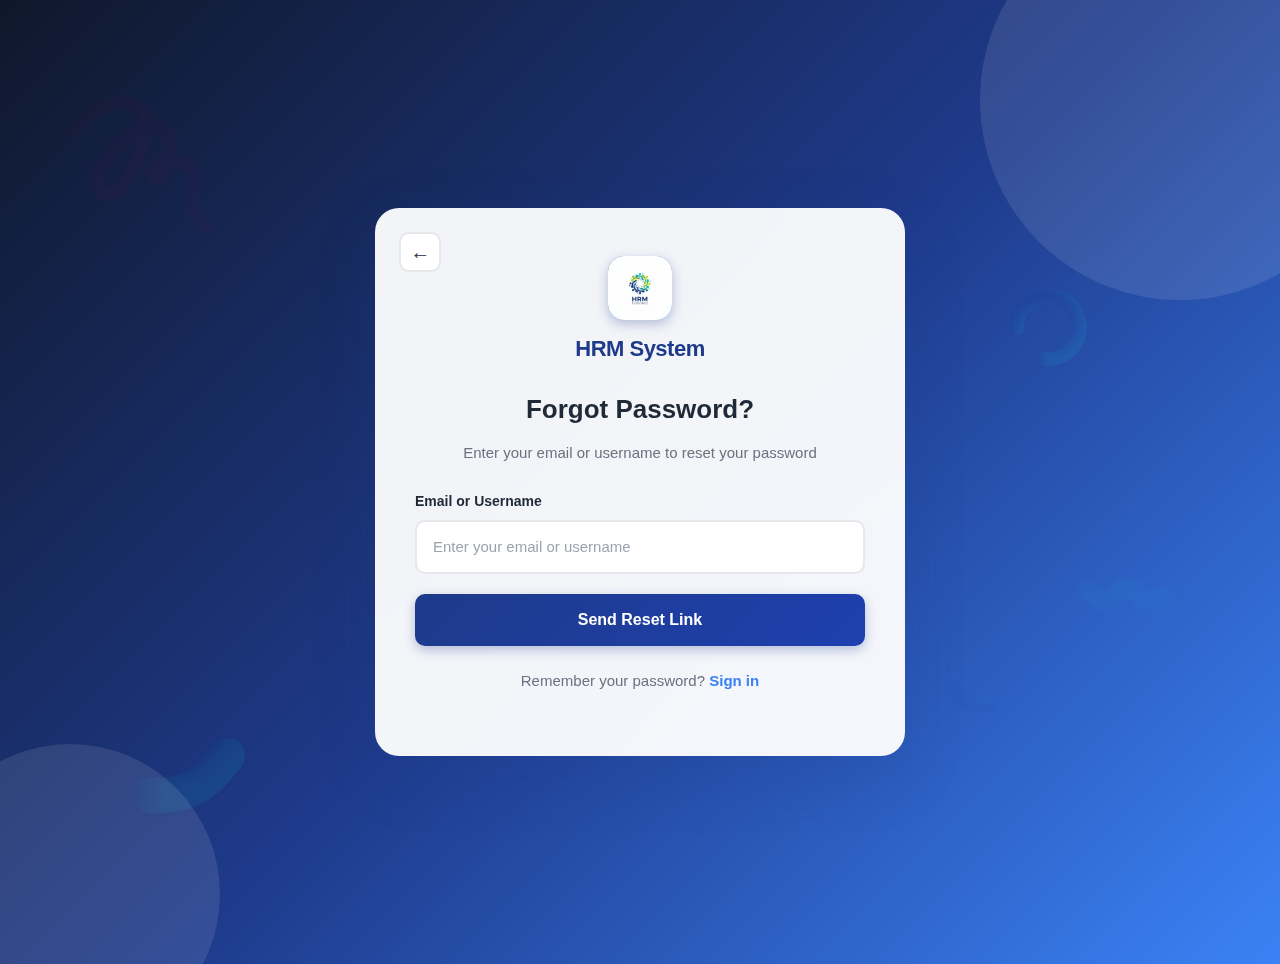
<file: frontend/pages/forgot-password.html>
<!DOCTYPE html>
<html lang="en">

<head>
    <meta charset="UTF-8">
    <meta name="viewport" content="width=device-width, initial-scale=1.0">
    <meta http-equiv="Cache-Control" content="no-cache, no-store, must-revalidate">
    <meta http-equiv="Pragma" content="no-cache">
    <meta http-equiv="Expires" content="0">
    <title>Forgot Password - HRM System</title>
    <link rel="stylesheet" href="../css/style.css?v=7">
    <link rel="stylesheet" href="../css/auth.css?v=1">
</head>

<body>
    <div class="auth-page">
        <div class="auth-decorations">
            <img src="../../img/Group-1.png" alt="" class="auth-shape auth-shape-1">
            <img src="../../img/Group-2.png" alt="" class="auth-shape auth-shape-2">
            <img src="../../img/Group-3.png" alt="" class="auth-shape auth-shape-3">
            <img src="../../img/Group-4.png" alt="" class="auth-shape auth-shape-4">
            <img src="../../img/Group-5.png" alt="" class="auth-shape auth-shape-5">
        </div>
        <div class="auth-card">
            <button id="back-btn" class="auth-back-btn" title="Back to login"
                onclick="window.location.href='login.html'">
                ←
            </button>
            <div class="auth-logo">
                <img src="../../logo/hrm.png" alt="HRM System" class="auth-logo-icon"
                    style="width: 64px; height: 64px; object-fit: contain; border-radius: 16px;">
                <div class="auth-logo-text">HRM System</div>
            </div>
            <h1 class="auth-heading">Forgot Password?</h1>
            <p class="auth-subheading">Enter your email or username to reset your password</p>
            <div id="auth-alert"></div>
            <form id="forgot-password-form">
                <div class="auth-form-group">
                    <label for="forgot-identifier" class="auth-form-label">Email or Username</label>
                    <input type="text" id="forgot-identifier" class="auth-form-input"
                        placeholder="Enter your email or username" required>
                </div>
                <button type="submit" class="auth-submit-btn">Send Reset Link</button>
            </form>
            <p class="auth-footer-text">
                Remember your password? <a href="login.html" class="auth-footer-link">Sign in</a>
            </p>
        </div>
    </div>

    <script type="module">
        import apiService from '../js/apiService.js?v=2';
        const showAuthAlert = (message, type = 'error') => {
            const alertContainer = document.getElementById('auth-alert');
            if (!alertContainer) return;

            const alertClass = type === 'error' ? 'auth-alert-error' : 'auth-alert-success';
            const icon = type === 'error' ? '⚠️' : '✓';

            alertContainer.innerHTML = `
                <div class="auth-alert ${alertClass}">
                    <span class="auth-alert-icon">${icon}</span>
                    <span>${message}</span>
                </div>
            `;
            setTimeout(() => {
                alertContainer.innerHTML = '';
            }, 5000);
        };
        if (apiService.auth.isAuthenticated()) {
            window.location.href = 'dashboard.html';
        }
        const forgotPasswordForm = document.getElementById('forgot-password-form');
        forgotPasswordForm.addEventListener('submit', (e) => {
            e.preventDefault();
            const identifier = document.getElementById('forgot-identifier').value.trim();
            if (!identifier) {
                showAuthAlert('Please enter your email or username', 'error');
                return;
            }
            window.location.href = `reset-password.html?user=${encodeURIComponent(identifier)}`;
        });
    </script>
</body>

</html>
</file>
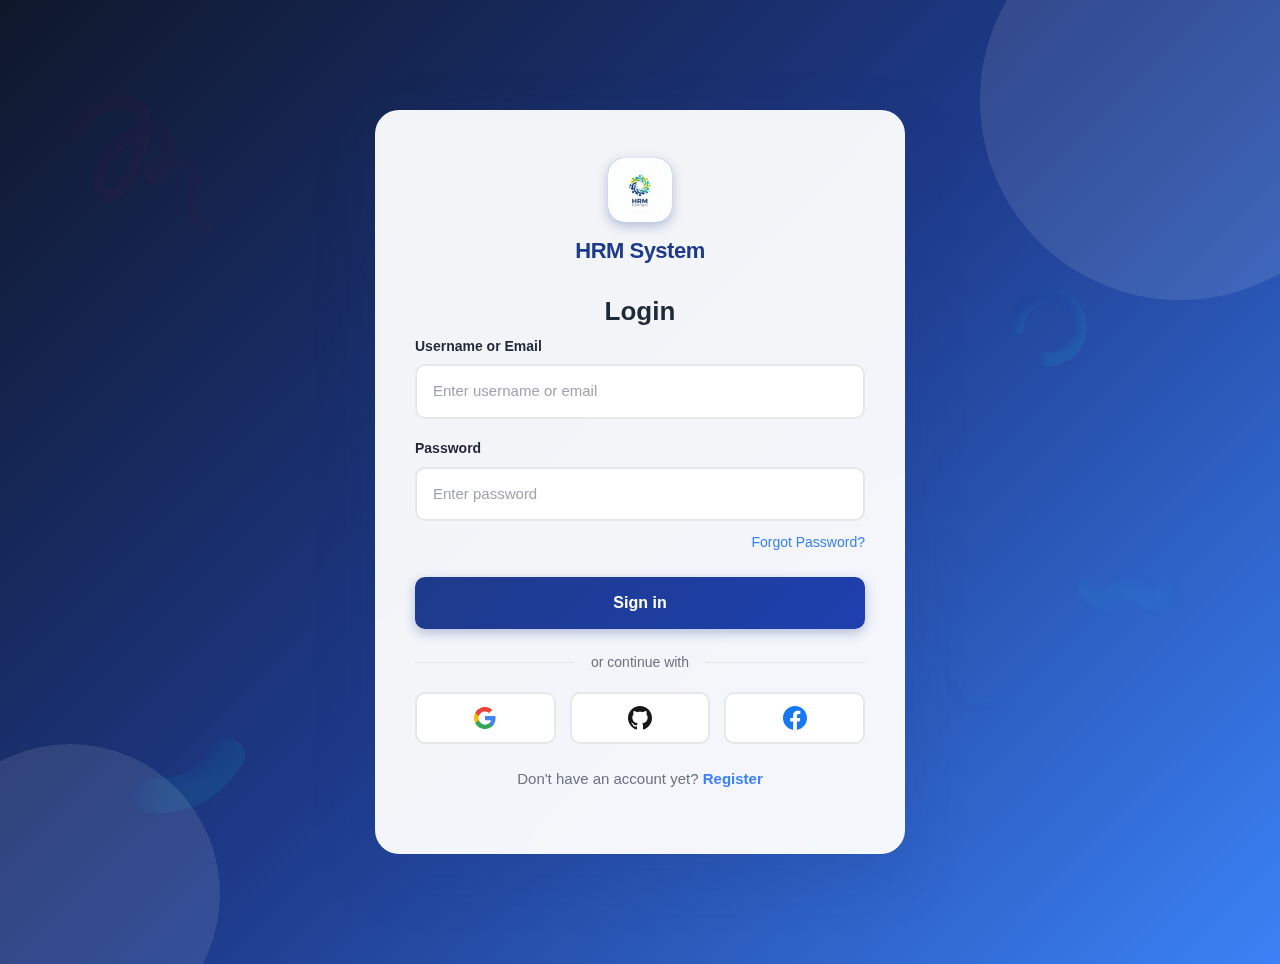
<file: frontend/pages/login.html>
<!DOCTYPE html>
<html lang="en">

<head>
    <meta charset="UTF-8">
    <meta name="viewport" content="width=device-width, initial-scale=1.0">
    <meta http-equiv="Cache-Control" content="no-cache, no-store, must-revalidate">
    <meta http-equiv="Pragma" content="no-cache">
    <meta http-equiv="Expires" content="0">
    <title>Login - HRM System</title>
    <link rel="stylesheet" href="../css/style.css?v=7">
    <link rel="stylesheet" href="../css/auth.css?v=1">
</head>

<body>
    <div class="auth-page">
        <div class="auth-decorations">
            <img src="../../img/Group-1.png" alt="" class="auth-shape auth-shape-1">
            <img src="../../img/Group-2.png" alt="" class="auth-shape auth-shape-2">
            <img src="../../img/Group-3.png" alt="" class="auth-shape auth-shape-3">
            <img src="../../img/Group-4.png" alt="" class="auth-shape auth-shape-4">
            <img src="../../img/Group-5.png" alt="" class="auth-shape auth-shape-5">
        </div>
        <div class="auth-card">
            <div class="auth-logo">
                <img src="../../logo/hrm.png" alt="HRM System" class="auth-logo-icon"
                    style="width: 64px; height: 64px; object-fit: contain; border-radius: 16px;">
                <div class="auth-logo-text">HRM System</div>
            </div>
            <h1 class="auth-heading">Login</h1>
            <div id="auth-alert"></div>
            <form id="login-form">
                <div class="auth-form-group">
                    <label for="login-username" class="auth-form-label">Username or Email</label>
                    <input type="text" id="login-username" class="auth-form-input" placeholder="Enter username or email"
                        required>
                </div>
                <div class="auth-form-group">
                    <label for="login-password" class="auth-form-label">Password</label>
                    <input type="password" id="login-password" class="auth-form-input" placeholder="Enter password"
                        required>
                </div>
                <a href="forgot-password.html" class="auth-forgot-link">Forgot Password?</a>
                <button type="submit" class="auth-submit-btn">Sign in</button>
            </form>
            <div class="auth-divider">
                <span class="auth-divider-text">or continue with</span>
            </div>
            <div class="auth-social-buttons">
                <button type="button" class="auth-social-btn" title="Login with Google">
                    <svg width="24" height="24" viewBox="0 0 24 24">
                        <path fill="#4285F4"
                            d="M22.56 12.25c0-.78-.07-1.53-.2-2.25H12v4.26h5.92c-.26 1.37-1.04 2.53-2.21 3.31v2.77h3.57c2.08-1.92 3.28-4.74 3.28-8.09z" />
                        <path fill="#34A853"
                            d="M12 23c2.97 0 5.46-.98 7.28-2.66l-3.57-2.77c-.98.66-2.23 1.06-3.71 1.06-2.86 0-5.29-1.93-6.16-4.53H2.18v2.84C3.99 20.53 7.7 23 12 23z" />
                        <path fill="#FBBC05"
                            d="M5.84 14.09c-.22-.66-.35-1.36-.35-2.09s.13-1.43.35-2.09V7.07H2.18C1.43 8.55 1 10.22 1 12s.43 3.45 1.18 4.93l2.85-2.22.81-.62z" />
                        <path fill="#EA4335"
                            d="M12 5.38c1.62 0 3.06.56 4.21 1.64l3.15-3.15C17.45 2.09 14.97 1 12 1 7.7 1 3.99 3.47 2.18 7.07l3.66 2.84c.87-2.6 3.3-4.53 6.16-4.53z" />
                    </svg>
                </button>
                <button type="button" class="auth-social-btn" title="Login with GitHub">
                    <svg width="24" height="24" viewBox="0 0 24 24" fill="#181717">
                        <path
                            d="M12 0c-6.626 0-12 5.373-12 12 0 5.302 3.438 9.8 8.207 11.387.599.111.793-.261.793-.577v-2.234c-3.338.726-4.033-1.416-4.033-1.416-.546-1.387-1.333-1.756-1.333-1.756-1.089-.745.083-.729.083-.729 1.205.084 1.839 1.237 1.839 1.237 1.07 1.834 2.807 1.304 3.492.997.107-.775.418-1.305.762-1.604-2.665-.305-5.467-1.334-5.467-5.931 0-1.311.469-2.381 1.236-3.221-.124-.303-.535-1.524.117-3.176 0 0 1.008-.322 3.301 1.23.957-.266 1.983-.399 3.003-.404 1.02.005 2.047.138 3.006.404 2.291-1.552 3.297-1.23 3.297-1.23.653 1.653.242 2.874.118 3.176.77.84 1.235 1.911 1.235 3.221 0 4.609-2.807 5.624-5.479 5.921.43.372.823 1.102.823 2.222v3.293c0 .319.192.694.801.576 4.765-1.589 8.199-6.086 8.199-11.386 0-6.627-5.373-12-12-12z" />
                    </svg>
                </button>
                <button type="button" class="auth-social-btn" title="Login with Facebook">
                    <svg width="24" height="24" viewBox="0 0 24 24" fill="#1877F2">
                        <path
                            d="M24 12.073c0-6.627-5.373-12-12-12s-12 5.373-12 12c0 5.99 4.388 10.954 10.125 11.854v-8.385H7.078v-3.47h3.047V9.43c0-3.007 1.792-4.669 4.533-4.669 1.312 0 2.686.235 2.686.235v2.953H15.83c-1.491 0-1.956.925-1.956 1.874v2.25h3.328l-.532 3.47h-2.796v8.385C19.612 23.027 24 18.062 24 12.073z" />
                    </svg>
                </button>
            </div>
            <p class="auth-footer-text">
                Don't have an account yet? <a href="register.html" class="auth-footer-link">Register</a>
            </p>
        </div>
    </div>
    <script type="module">
        import apiService from '../js/apiService.js?v=2';
        const showAuthAlert = (message, type = 'error') => {
            const alertContainer = document.getElementById('auth-alert');
            if (!alertContainer) return;
            const alertClass = type === 'error' ? 'auth-alert-error' : 'auth-alert-success';
            const icon = type === 'error' ? '⚠️' : '✓';
            alertContainer.innerHTML = `
                <div class="auth-alert ${alertClass}">
                    <span class="auth-alert-icon">${icon}</span>
                    <span>${message}</span>
                </div>
            `;
            setTimeout(() => {
                alertContainer.innerHTML = '';
            }, 5000);
        };
        if (apiService.auth.isAuthenticated()) {
            window.location.href = 'dashboard.html';
        }
        const loginForm = document.getElementById('login-form');
        loginForm.addEventListener('submit', async (e) => {
            e.preventDefault();
            const username = document.getElementById('login-username').value;
            const password = document.getElementById('login-password').value;
            const submitBtn = loginForm.querySelector('button[type="submit"]');
            const originalText = submitBtn.innerHTML;
            submitBtn.innerHTML = 'Signing in<span class="auth-loading"></span>';
            submitBtn.disabled = true;
            try {
                const response = await apiService.auth.login(username, password);
                if (response.success) {
                    showAuthAlert('Login successful! Redirecting...', 'success');
                    setTimeout(() => {
                        window.location.href = 'dashboard.html';
                    }, 1000);
                } else {
                    showAuthAlert('Invalid username or password!', 'error');
                    submitBtn.innerHTML = originalText;
                    submitBtn.disabled = false;
                }
            } catch (error) {
                console.error('Login error:', error);
                showAuthAlert(error.message || 'Login failed. Please try again.', 'error');
                submitBtn.innerHTML = originalText;
                submitBtn.disabled = false;
            }
        });
    </script>
</body>

</html>
</file>
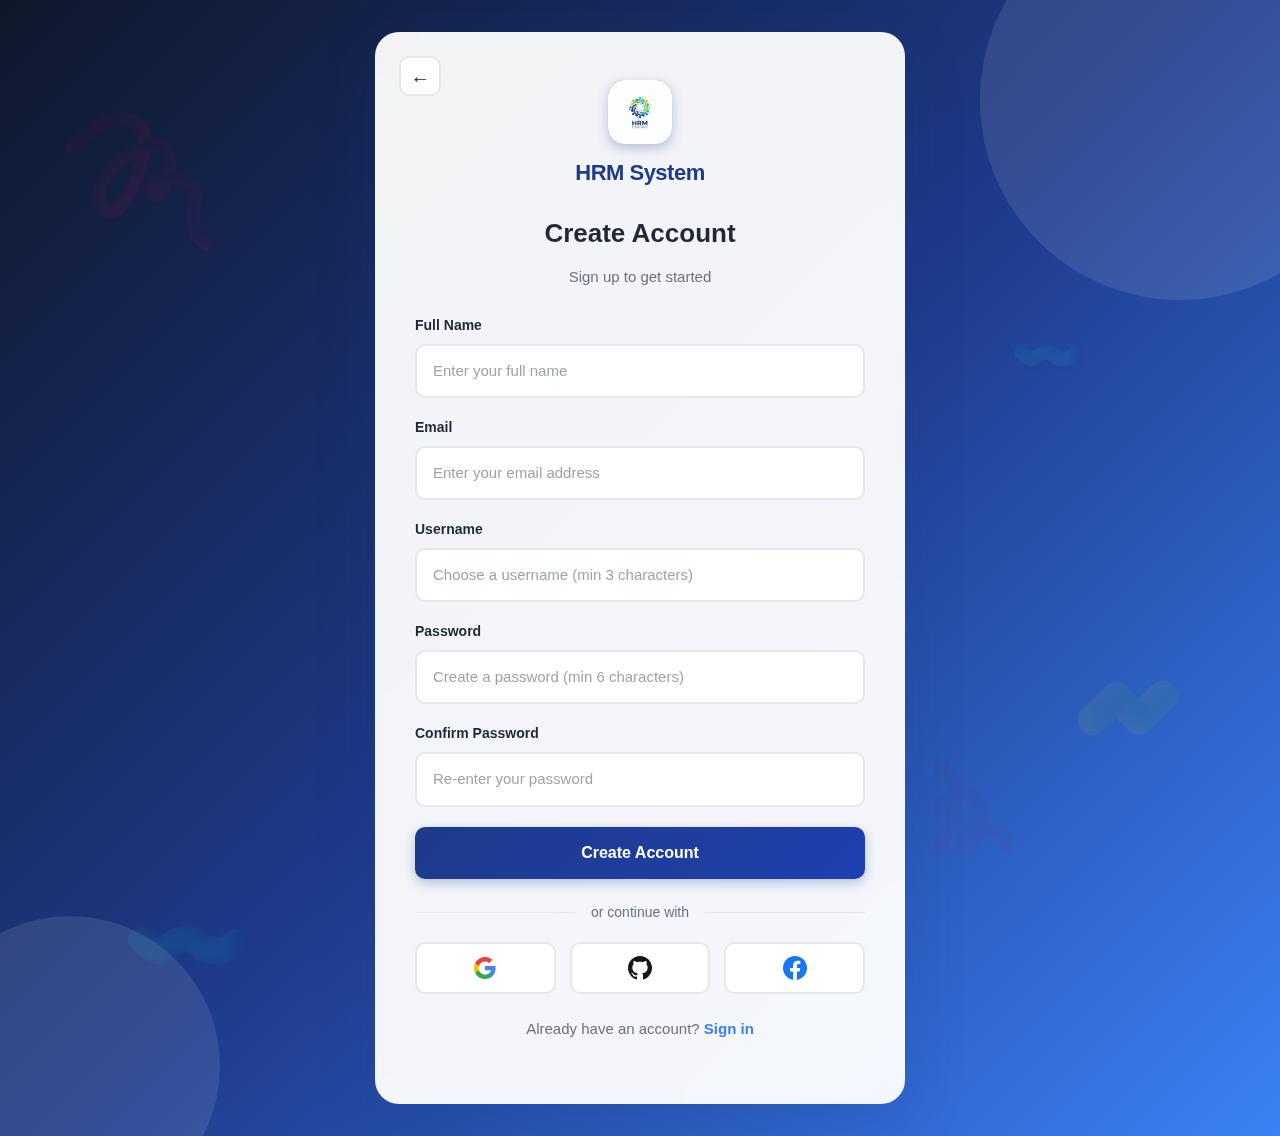
<file: frontend/pages/register.html>
<!DOCTYPE html>
<html lang="en">

<head>
    <meta charset="UTF-8">
    <meta name="viewport" content="width=device-width, initial-scale=1.0">
    <meta http-equiv="Cache-Control" content="no-cache, no-store, must-revalidate">
    <meta http-equiv="Pragma" content="no-cache">
    <meta http-equiv="Expires" content="0">
    <title>Register - HRM System</title>
    <link rel="stylesheet" href="../css/style.css?v=7">
    <link rel="stylesheet" href="../css/auth.css?v=1">
</head>

<body>
    <div class="auth-page">
        <div class="auth-decorations">
            <img src="../../img/Group-6.png" alt="" class="auth-shape auth-shape-1">
            <img src="../../img/Group-7.png" alt="" class="auth-shape auth-shape-2">
            <img src="../../img/Group-8.png" alt="" class="auth-shape auth-shape-3">
            <img src="../../img/Group-9.png" alt="" class="auth-shape auth-shape-4">
            <img src="../../img/Group-10.png" alt="" class="auth-shape auth-shape-5">
        </div>

        <div class="auth-card">
            <button id="register-back-btn" class="auth-back-btn" title="Back to login"
                onclick="window.location.href='login.html'">
                ←
            </button>
            <div class="auth-logo">
                <img src="../../logo/hrm.png" alt="HRM System" class="auth-logo-icon"
                    style="width: 64px; height: 64px; object-fit: contain; border-radius: 16px;">
                <div class="auth-logo-text">HRM System</div>
            </div>

            <h1 class="auth-heading">Create Account</h1>
            <p class="auth-subheading">Sign up to get started</p>

            <div id="auth-alert"></div>

            <form id="register-form">
                <div class="auth-form-group">
                    <label for="reg-fullname" class="auth-form-label">Full Name</label>
                    <input type="text" id="reg-fullname" class="auth-form-input" placeholder="Enter your full name"
                        required>
                </div>

                <div class="auth-form-group">
                    <label for="reg-email" class="auth-form-label">Email</label>
                    <input type="email" id="reg-email" class="auth-form-input" placeholder="Enter your email address"
                        required>
                </div>

                <div class="auth-form-group">
                    <label for="reg-username" class="auth-form-label">Username</label>
                    <input type="text" id="reg-username" class="auth-form-input"
                        placeholder="Choose a username (min 3 characters)" required minlength="3">
                </div>

                <div class="auth-form-group">
                    <label for="reg-password" class="auth-form-label">Password</label>
                    <input type="password" id="reg-password" class="auth-form-input"
                        placeholder="Create a password (min 6 characters)" required minlength="6">
                </div>

                <div class="auth-form-group">
                    <label for="reg-confirm" class="auth-form-label">Confirm Password</label>
                    <input type="password" id="reg-confirm" class="auth-form-input" placeholder="Re-enter your password"
                        required minlength="6">
                </div>

                <button type="submit" class="auth-submit-btn">Create Account</button>
            </form>
            
            <div class="auth-divider">
                <span class="auth-divider-text">or continue with</span>
            </div>

            <div class="auth-social-buttons">
                <button type="button" class="auth-social-btn" title="Sign up with Google">
                    <svg width="24" height="24" viewBox="0 0 24 24">
                        <path fill="#4285F4"
                            d="M22.56 12.25c0-.78-.07-1.53-.2-2.25H12v4.26h5.92c-.26 1.37-1.04 2.53-2.21 3.31v2.77h3.57c2.08-1.92 3.28-4.74 3.28-8.09z" />
                        <path fill="#34A853"
                            d="M12 23c2.97 0 5.46-.98 7.28-2.66l-3.57-2.77c-.98.66-2.23 1.06-3.71 1.06-2.86 0-5.29-1.93-6.16-4.53H2.18v2.84C3.99 20.53 7.7 23 12 23z" />
                        <path fill="#FBBC05"
                            d="M5.84 14.09c-.22-.66-.35-1.36-.35-2.09s.13-1.43.35-2.09V7.07H2.18C1.43 8.55 1 10.22 1 12s.43 3.45 1.18 4.93l2.85-2.22.81-.62z" />
                        <path fill="#EA4335"
                            d="M12 5.38c1.62 0 3.06.56 4.21 1.64l3.15-3.15C17.45 2.09 14.97 1 12 1 7.7 1 3.99 3.47 2.18 7.07l3.66 2.84c.87-2.6 3.3-4.53 6.16-4.53z" />
                    </svg>
                </button>
                <button type="button" class="auth-social-btn" title="Sign up with GitHub">
                    <svg width="24" height="24" viewBox="0 0 24 24" fill="#181717">
                        <path
                            d="M12 0c-6.626 0-12 5.373-12 12 0 5.302 3.438 9.8 8.207 11.387.599.111.793-.261.793-.577v-2.234c-3.338.726-4.033-1.416-4.033-1.416-.546-1.387-1.333-1.756-1.333-1.756-1.089-.745.083-.729.083-.729 1.205.084 1.839 1.237 1.839 1.237 1.07 1.834 2.807 1.304 3.492.997.107-.775.418-1.305.762-1.604-2.665-.305-5.467-1.334-5.467-5.931 0-1.311.469-2.381 1.236-3.221-.124-.303-.535-1.524.117-3.176 0 0 1.008-.322 3.301 1.23.957-.266 1.983-.399 3.003-.404 1.02.005 2.047.138 3.006.404 2.291-1.552 3.297-1.23 3.297-1.23.653 1.653.242 2.874.118 3.176.77.84 1.235 1.911 1.235 3.221 0 4.609-2.807 5.624-5.479 5.921.43.372.823 1.102.823 2.222v3.293c0 .319.192.694.801.576 4.765-1.589 8.199-6.086 8.199-11.386 0-6.627-5.373-12-12-12z" />
                    </svg>
                </button>
                <button type="button" class="auth-social-btn" title="Sign up with Facebook">
                    <svg width="24" height="24" viewBox="0 0 24 24" fill="#1877F2">
                        <path
                            d="M24 12.073c0-6.627-5.373-12-12-12s-12 5.373-12 12c0 5.99 4.388 10.954 10.125 11.854v-8.385H7.078v-3.47h3.047V9.43c0-3.007 1.792-4.669 4.533-4.669 1.312 0 2.686.235 2.686.235v2.953H15.83c-1.491 0-1.956.925-1.956 1.874v2.25h3.328l-.532 3.47h-2.796v8.385C19.612 23.027 24 18.062 24 12.073z" />
                    </svg>
                </button>
            </div>

            <p class="auth-footer-text">
                Already have an account? <a href="login.html" class="auth-footer-link">Sign in</a>
            </p>
        </div>
    </div>

    <script type="module">
        import apiService from '../js/apiService.js?v=2';

        const showAuthAlert = (message, type = 'error') => {
            const alertContainer = document.getElementById('auth-alert');
            if (!alertContainer) return;

            const alertClass = type === 'error' ? 'auth-alert-error' : 'auth-alert-success';
            const icon = type === 'error' ? '⚠️' : '✓';

            alertContainer.innerHTML = `
                <div class="auth-alert ${alertClass}">
                    <span class="auth-alert-icon">${icon}</span>
                    <span>${message}</span>
                </div>
            `;

            setTimeout(() => {
                alertContainer.innerHTML = '';
            }, 5000);
        };

        if (apiService.auth.isAuthenticated()) {
            window.location.href = 'dashboard.html';
        }

        const registerForm = document.getElementById('register-form');
        registerForm.addEventListener('submit', async (e) => {
            e.preventDefault();

            const fullName = document.getElementById('reg-fullname').value.trim();
            const email = document.getElementById('reg-email').value.trim();
            const username = document.getElementById('reg-username').value.trim();
            const password = document.getElementById('reg-password').value;
            const confirm = document.getElementById('reg-confirm').value;
            const submitBtn = registerForm.querySelector('button[type="submit"]');
            const originalText = submitBtn.innerHTML;

            if (!fullName || !email || !username || !password || !confirm) {
                showAuthAlert('Please fill in all fields', 'error');
                return;
            }

            const emailRegex = /^[^\s@]+@[^\s@]+\.[^\s@]+$/;
            if (!emailRegex.test(email)) {
                showAuthAlert('Please enter a valid email address', 'error');
                return;
            }

            if (username.length < 3) {
                showAuthAlert('Username must be at least 3 characters', 'error');
                return;
            }

            if (password.length < 6) {
                showAuthAlert('Password must be at least 6 characters', 'error');
                return;
            }

            if (password !== confirm) {
                showAuthAlert('Passwords do not match', 'error');
                return;
            }

            submitBtn.innerHTML = 'Creating account<span class="auth-loading"></span>';
            submitBtn.disabled = true;

            try {
                const response = await apiService.auth.register(username, password, fullName, email);

                if (response.success) {
                    showAuthAlert('Registration successful! Redirecting to login...', 'success');
                    registerForm.reset();

                    setTimeout(() => {
                        window.location.href = 'login.html';
                    }, 1500);
                } else {
                    showAuthAlert(response.message || 'Registration failed', 'error');
                    submitBtn.innerHTML = originalText;
                    submitBtn.disabled = false;
                }
            } catch (error) {
                console.error('Register error:', error);
                showAuthAlert(error.message || 'Registration failed. Please try again.', 'error');
                submitBtn.innerHTML = originalText;
                submitBtn.disabled = false;
            }
        });
    </script>
</body>

</html>
</file>
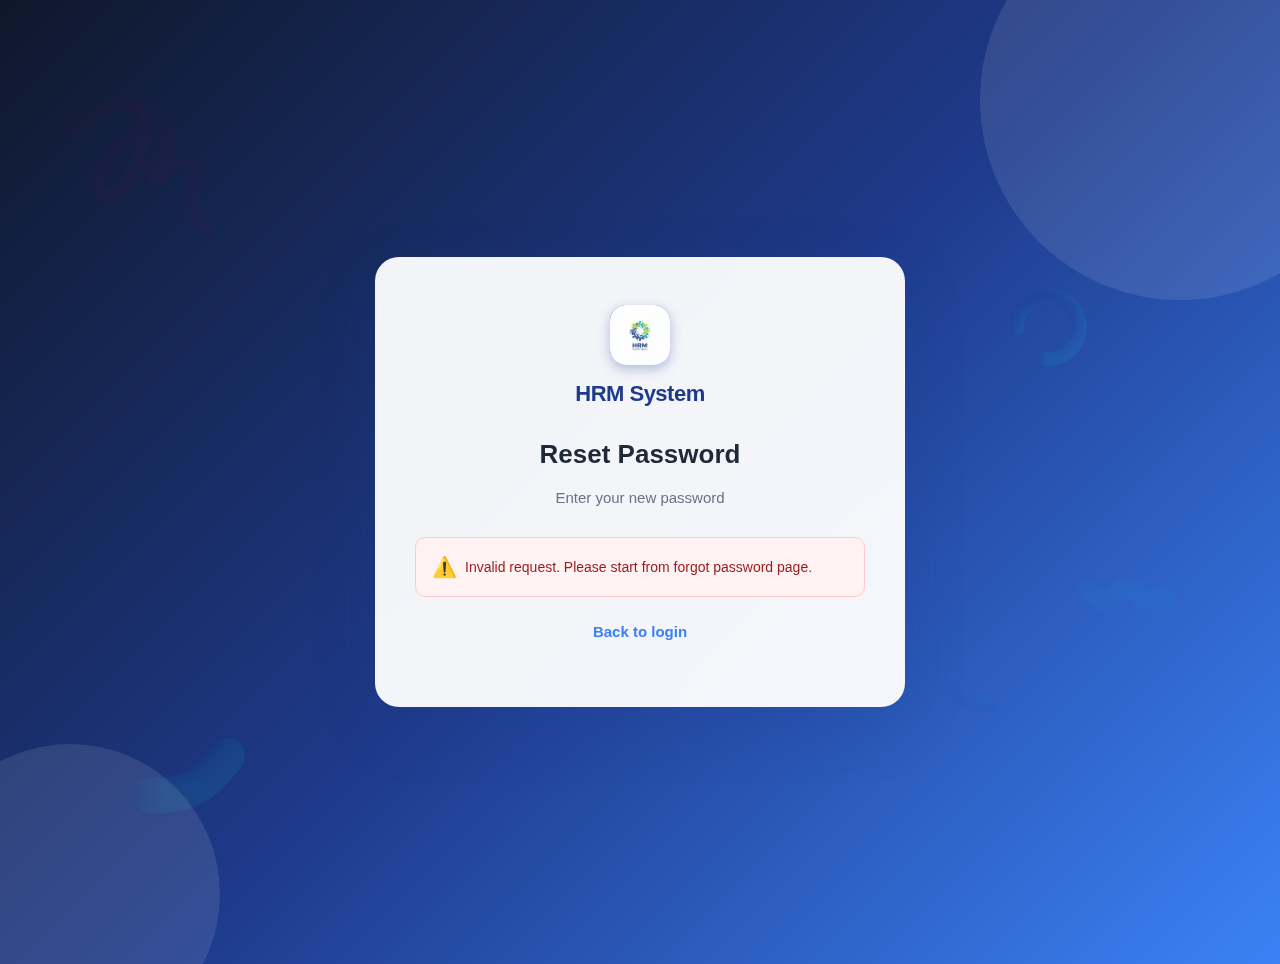
<file: frontend/pages/reset-password.html>
<!DOCTYPE html>
<html lang="en">

<head>
    <meta charset="UTF-8">
    <meta name="viewport" content="width=device-width, initial-scale=1.0">
    <meta http-equiv="Cache-Control" content="no-cache, no-store, must-revalidate">
    <meta http-equiv="Pragma" content="no-cache">
    <meta http-equiv="Expires" content="0">
    <title>Reset Password - HRM System</title>
    <link rel="stylesheet" href="../css/style.css?v=7">
    <link rel="stylesheet" href="../css/auth.css?v=1">
</head>

<body>
    <div class="auth-page">
        <div class="auth-decorations">
            <img src="../../img/Group-1.png" alt="" class="auth-shape auth-shape-1">
            <img src="../../img/Group-2.png" alt="" class="auth-shape auth-shape-2">
            <img src="../../img/Group-3.png" alt="" class="auth-shape auth-shape-3">
            <img src="../../img/Group-4.png" alt="" class="auth-shape auth-shape-4">
            <img src="../../img/Group-5.png" alt="" class="auth-shape auth-shape-5">
        </div>
        <div class="auth-card">
            <div class="auth-logo">
                <img src="../../logo/hrm.png" alt="HRM System" class="auth-logo-icon"
                    style="width: 60px; height: 60px; object-fit: contain;">
                <div class="auth-logo-text">HRM System</div>
            </div>
            <h1 class="auth-heading">Reset Password</h1>
            <p class="auth-subheading" id="user-info">Enter your new password</p>
            <div id="auth-alert"></div>
            <form id="reset-password-form" style="display: none;">
                <input type="hidden" id="reset-token">
                <div class="auth-form-group">
                    <label for="new-password" class="auth-form-label">New Password</label>
                    <input type="password" id="new-password" class="auth-form-input"
                        placeholder="Enter new password (min 6 characters)" required minlength="6">
                </div>
                <div class="auth-form-group">
                    <label for="confirm-password" class="auth-form-label">Confirm Password</label>
                    <input type="password" id="confirm-password" class="auth-form-input"
                        placeholder="Re-enter new password" required minlength="6">
                </div>
                <button type="submit" class="auth-submit-btn">Reset Password</button>
            </form>
            <p class="auth-footer-text">
                <a href="login.html" class="auth-footer-link">Back to login</a>
            </p>
        </div>
    </div>

    <script>
        const API_BASE = 'http://localhost/hrmapp/backend/api';

        const showAuthAlert = (message, type = 'error') => {
            const alertContainer = document.getElementById('auth-alert');
            if (!alertContainer) return;

            const alertClass = type === 'error' ? 'auth-alert-error' : 'auth-alert-success';
            const icon = type === 'error' ? '⚠️' : '✓';

            alertContainer.innerHTML = `
                <div class="auth-alert ${alertClass}">
                    <span class="auth-alert-icon">${icon}</span>
                    <span>${message}</span>
                </div>
            `;
        };
        const urlParams = new URLSearchParams(window.location.search);
        const userIdentifier = urlParams.get('user');

        if (!userIdentifier) {
            showAuthAlert('Invalid request. Please start from forgot password page.', 'error');
        } else {
            // Hiển thị form ngay lập tức, không cần verify token
            document.getElementById('user-info').textContent =
                `Enter your new password for: ${userIdentifier}`;
            document.getElementById('reset-token').value = userIdentifier;
            document.getElementById('reset-password-form').style.display = 'block';
        }

        const resetPasswordForm = document.getElementById('reset-password-form');
        resetPasswordForm.addEventListener('submit', async (e) => {
            e.preventDefault();

            const identifier = document.getElementById('reset-token').value;
            const newPassword = document.getElementById('new-password').value;
            const confirmPassword = document.getElementById('confirm-password').value;
            const submitBtn = resetPasswordForm.querySelector('button[type="submit"]');
            const originalText = submitBtn.innerHTML;

            if (newPassword.length < 6) {
                showAuthAlert('Password must be at least 6 characters', 'error');
                return;
            }
            if (newPassword !== confirmPassword) {
                showAuthAlert('Passwords do not match', 'error');
                return;
            }
            submitBtn.innerHTML = 'Resetting<span class="auth-loading"></span>';
            submitBtn.disabled = true;

            try {
                const response = await fetch(`${API_BASE}/auth/reset-password-simple`, {
                    method: 'POST',
                    headers: {
                        'Content-Type': 'application/json'
                    },
                    body: JSON.stringify({
                        identifier: identifier,
                        password: newPassword
                    })
                });

                const data = await response.json();

                if (data.success) {
                    showAuthAlert('Password reset successfully! Redirecting to login...', 'success');
                    resetPasswordForm.reset();

                    setTimeout(() => {
                        window.location.href = 'login.html';
                    }, 2000);
                } else {
                    showAuthAlert(data.message || 'Failed to reset password', 'error');
                    submitBtn.innerHTML = originalText;
                    submitBtn.disabled = false;
                }
            } catch (error) {
                console.error('Reset password error:', error);
                showAuthAlert(error.message || 'Failed to reset password. Please try again.', 'error');
                submitBtn.innerHTML = originalText;
                submitBtn.disabled = false;
            }
        });
    </script>
</body>

</html>
</file>
<file: frontend/css/style.css>
:root {
    --primary-color: #007bff;
    --secondary-color: #f8f9fa;
    --border-color: #dee2e6;
    --text-color: #212529;
    --danger-color: #dc3545;
}

body {
    font-family: Arial, sans-serif;
    margin: 0;
    background-color: var(--secondary-color);
    color: var(--text-color);
}

#toast-container {
    position: fixed;
    bottom: 1rem;
    left: 1rem;
    display: flex;
    flex-direction: column;
    gap: 0.5rem;
    z-index: 1100;
    pointer-events: none;
}

.toast-notification {
    min-width: 220px;
    max-width: 320px;
    padding: 0.75rem 1rem;
    border-radius: 4px;
    box-shadow: 0 4px 12px rgba(0, 0, 0, 0.15);
    color: #fff;
    background-color: rgba(33, 37, 41, 0.92);
    opacity: 0;
    transform: translateY(10px);
    transition: opacity 0.3s ease, transform 0.3s ease;
    pointer-events: auto;
}

.toast-notification.show {
    opacity: 1;
    transform: translateY(0);
}

.toast-notification.toast-success {
    background-color: var(--primary-color);
}

.toast-notification.toast-error {
    background-color: var(--danger-color);
}

.toast-notification.toast-info {
    background-color: #495057;
}

.modal-overlay {
    position: fixed;
    inset: 0;
    background: rgba(0, 0, 0, 0.45);
    display: flex;
    align-items: center;
    justify-content: center;
    opacity: 0;
    pointer-events: none;
    transition: opacity 0.25s ease;
    z-index: 1100;
}

.modal-overlay.show {
    opacity: 1;
    pointer-events: auto;
}

.modal-dialog {
    background: #fff;
    padding: 1.5rem;
    border-radius: 8px;
    max-width: 420px;
    width: calc(100% - 2rem);
    box-shadow: 0 12px 32px rgba(0, 0, 0, 0.25);
    border-top: 4px solid var(--border-color);
}

.modal-dialog.modal-success {
    border-top-color: var(--primary-color);
}

.modal-dialog.modal-error {
    border-top-color: var(--danger-color);
}

.modal-dialog.modal-info {
    border-top-color: #495057;
}

.modal-dialog h3 {
    margin-top: 0;
    margin-bottom: 0.75rem;
    font-size: 1.25rem;
}

.modal-dialog p {
    margin: 0;
    line-height: 1.5;
}

.modal-dialog .modal-actions {
    margin-top: 1.5rem;
    display: flex;
    justify-content: flex-end;
    gap: 0.75rem;
}

.modal-dialog .modal-actions button {
    min-width: 96px;
}

.modal-dialog .modal-actions .secondary {
    background: #adb5bd;
    color: #fff;
}

.modal-dialog .modal-actions .primary {
    background: var(--primary-color);
    color: #fff;
}

#app-container {
    display: flex;
    justify-content: center;
    align-items: center;
    min-height: 100vh;
}

#auth-container {
    width: 100%;
}

.form-container {
    max-width: 400px;
    margin: 2rem auto;
    padding: 2rem;
    background: #fff;
    border-radius: 8px;
    box-shadow: 0 4px 8px rgba(0, 0, 0, 0.1);
}

#main-dashboard {
    width: 100%;
    height: 100vh;
    display: flex;
    flex-direction: column;
}

header {
    background-color: var(--primary-color);
    color: white;
    padding: 1rem;
    display: flex;
    justify-content: space-between;
    align-items: center;
}

header h1 {
    margin: 0;
    font-size: 1.5rem;
}

.dashboard-body {
    display: flex;
    flex-grow: 1;
}

#sidebar {
    width: 250px;
    background-color: #fff;
    padding: 1rem;
    border-right: 1px solid var(--border-color);
    overflow-y: auto;
}

#sidebar h2 {
    margin-top: 0;
    font-size: 1.25rem;
}

#sidebar ul {
    list-style: none;
    padding: 0;
    margin: 0;
}

#sidebar ul li {
    margin-bottom: 0.25rem;
}

#sidebar ul li a {
    display: block;
    padding: 0.75rem;
    text-decoration: none;
    color: var(--primary-color);
    border-radius: 4px;
    transition: background-color 0.2s;
}

#sidebar ul li a:hover {
    background-color: var(--secondary-color);
}

#sidebar .has-submenu>.submenu-toggle {
    position: relative;
    font-weight: 500;
}

#sidebar .has-submenu>.submenu-toggle::after {
    content: '▼';
    position: absolute;
    right: 0.75rem;
    font-size: 0.75rem;
    transition: transform 0.2s;
}

#sidebar .has-submenu.active>.submenu-toggle::after {
    transform: rotate(-180deg);
}

#sidebar .submenu {
    max-height: 0;
    overflow: hidden;
    transition: max-height 0.3s ease;
    padding-left: 0;
}

#sidebar .has-submenu.active>.submenu {
    max-height: 500px;
}

#sidebar .submenu li {
    margin-bottom: 0;
}

#sidebar .submenu li a {
    padding: 0.5rem 0.75rem 0.5rem 1.5rem;
    font-size: 0.9rem;
    color: #6c757d;
}

#sidebar .submenu li a:hover {
    color: var(--primary-color);
    background-color: var(--secondary-color);
}

#app-content {
    flex-grow: 1;
    padding: 0;
    overflow-y: auto;
}

.breadcrumb {
    display: flex;
    align-items: center;
    padding: 1rem 2rem;
    background: #fff;
    border-bottom: 1px solid var(--border-color);
    font-size: 0.875rem;
    color: #6c757d;
}

.breadcrumb-item {
    display: flex;
    align-items: center;
}

.breadcrumb-item+.breadcrumb-item::before {
    content: '>';
    padding: 0 0.5rem;
    color: #6c757d;
}

.breadcrumb-item a {
    color: #007bff;
    text-decoration: none;
    transition: color 0.2s;
}

.breadcrumb-item a:hover {
    color: #0056b3;
    text-decoration: underline;
}

.breadcrumb-item.active {
    color: #212529;
    font-weight: 500;
}

.content-wrapper {
    padding: 2rem;
}

.stats-grid {
    display: grid;
    grid-template-columns: repeat(2, minmax(0, 1fr));
    gap: 1rem;
    margin-top: 0;
}

.stat-card {
    background: #fff;
    border: 1px solid var(--border-color);
    border-radius: 8px;
    padding: 1.25rem;
    display: flex;
    flex-direction: column;
    align-items: center;
    justify-content: center;
    min-height: 120px;
    box-shadow: 0 2px 6px rgba(0, 0, 0, 0.06);
}

.stat-label {
    font-size: 0.95rem;
    color: #6c757d;
}

.stat-value {
    margin-top: 0.25rem;
    font-size: 2rem;
    font-weight: 700;
    color: var(--primary-color);
}

@media (max-width: 640px) {
    .stats-grid {
        grid-template-columns: 1fr;
    }
}

.hidden {
    display: none !important;
}

.hrm-modal {
    position: fixed;
    top: 20%;
    left: 50%;
    transform: translate(-50%, -20%);
    width: 420px;
    max-width: 90vw;
    background: #fff;
    border: 1px solid var(--border-color);
    border-radius: 8px;
    box-shadow: 0 10px 30px rgba(0, 0, 0, 0.2);
    z-index: 9999;
}

.hrm-modal--md {
    width: 460px;
    max-width: 92vw;
}

.hrm-modal__header {
    cursor: move;
    padding: 0.6rem 0.8rem;
    display: flex;
    align-items: center;
    justify-content: space-between;
    color: #fff;
    border-top-left-radius: 8px;
    border-top-right-radius: 8px;
}

.hrm-modal__header.is-primary {
    background: #0d6efd;
}

.hrm-modal__header.is-secondary {
    background: #6c757d;
}

.hrm-modal__close {
    background: transparent;
    border: none;
    color: #fff;
    font-size: 18px;
    line-height: 1;
    cursor: pointer;
}

.hrm-modal__body {
    padding: 1rem;
}

.form-group {
    margin-bottom: 1rem;
}

.form-group label {
    display: block;
    margin-bottom: 0.5rem;
}

.form-group input,
.form-group select,
.form-group textarea {
    width: 100%;
    padding: 0.5rem;
    border: 1px solid var(--border-color);
    border-radius: 4px;
}

button {
    padding: 0.6rem 1.2rem;
    border: none;
    border-radius: 4px;
    cursor: pointer;
    background-color: var(--primary-color);
    color: white;
    font-size: 1rem;
}

button.danger {
    background-color: var(--danger-color);
}

table {
    width: 100%;
    border-collapse: collapse;
    margin-top: 1rem;
}

th,
td {
    border: 1px solid var(--border-color);
    padding: 0.75rem;
    text-align: left;
}

th {
    background-color: var(--secondary-color);
}

@media (max-width: 768px) {
    .dashboard-body {
        flex-direction: column;
    }

    #sidebar {
        width: 100%;
        border-right: none;
        border-bottom: 1px solid var(--border-color);
    }
}
</file>
<file: frontend/css/auth.css>
/* =============================================================================
   AUTH PAGES - Modern Login & Register Design
   ============================================================================= */

:root {
    --auth-primary: #1e3a8a;
    --auth-primary-dark: #1e40af;
    --auth-blue-light: #3b82f6;
    --auth-white: #ffffff;
    --auth-text: #1f2937;
    --auth-text-light: #6b7280;
    --auth-border: #e5e7eb;
    --auth-shadow: 0 10px 40px rgba(30, 58, 138, 0.15);
    --auth-shadow-lg: 0 20px 60px rgba(30, 58, 138, 0.2);
}

/* Background with decorative shapes */
.auth-page {
    min-height: 100vh;
    display: flex;
    align-items: center;
    justify-content: center;
    background: linear-gradient(135deg, #0f172a 0%, #1e3a8a 50%, #3b82f6 100%);
    position: relative;
    overflow: hidden;
    padding: 2rem;
}

/* Decorative background shapes */
.auth-page::before,
.auth-page::after {
    content: '';
    position: absolute;
    border-radius: 50%;
    opacity: 0.1;
    background: var(--auth-white);
}

.auth-page::before {
    width: 400px;
    height: 400px;
    top: -100px;
    right: -100px;
}

.auth-page::after {
    width: 300px;
    height: 300px;
    bottom: -80px;
    left: -80px;
}

/* Decorative shapes container */
.auth-decorations {
    position: absolute;
    width: 100%;
    height: 100%;
    pointer-events: none;
}

.auth-shape {
    position: absolute;
    opacity: 0.08;
    animation: float 20s ease-in-out infinite;
}

.auth-shape-1 {
    width: 150px;
    top: 10%;
    left: 5%;
    animation-delay: 0s;
}

.auth-shape-2 {
    width: 100px;
    top: 60%;
    right: 8%;
    animation-delay: 5s;
}

.auth-shape-3 {
    width: 120px;
    bottom: 15%;
    left: 10%;
    animation-delay: 10s;
}

.auth-shape-4 {
    width: 80px;
    top: 30%;
    right: 15%;
    animation-delay: 3s;
}

.auth-shape-5 {
    width: 90px;
    bottom: 25%;
    right: 20%;
    animation-delay: 7s;
}

@keyframes float {

    0%,
    100% {
        transform: translateY(0) rotate(0deg);
    }

    25% {
        transform: translateY(-20px) rotate(5deg);
    }

    50% {
        transform: translateY(-10px) rotate(-5deg);
    }

    75% {
        transform: translateY(-15px) rotate(3deg);
    }
}

/* Auth card container */
.auth-card {
    position: relative;
    z-index: 10;
    background: rgba(255, 255, 255, 0.95);
    backdrop-filter: blur(20px);
    border-radius: 24px;
    padding: 3rem 2.5rem;
    width: 100%;
    max-width: 450px;
    box-shadow: var(--auth-shadow-lg);
    animation: slideUp 0.6s ease-out;
}

@keyframes slideUp {
    from {
        opacity: 0;
        transform: translateY(30px);
    }

    to {
        opacity: 1;
        transform: translateY(0);
    }
}

/* Logo section */
.auth-logo {
    text-align: center;
    margin-bottom: 1.75rem;
}

.auth-logo-text {
    font-size: 1.375rem;
    font-weight: 700;
    color: var(--auth-primary);
    letter-spacing: -0.5px;
    margin-bottom: 0;
    line-height: 1.4;
}

.auth-logo-icon {
    width: 64px;
    height: 64px;
    margin: 0 auto 0.875rem;
    background: linear-gradient(135deg, var(--auth-primary) 0%, var(--auth-blue-light) 100%);
    border-radius: 16px;
    display: flex;
    align-items: center;
    justify-content: center;
    font-size: 2rem;
    color: white;
    box-shadow: 0 4px 12px rgba(30, 58, 138, 0.3);
}

/* Heading */
.auth-heading {
    font-size: 1.625rem;
    font-weight: 700;
    color: var(--auth-text);
    margin-bottom: 0.5rem;
    text-align: center;
    line-height: 1.3;
}

.auth-subheading {
    font-size: 0.9375rem;
    color: var(--auth-text-light);
    text-align: center;
    margin-bottom: 1.75rem;
    line-height: 1.5;
}

/* Form groups */
.auth-form-group {
    margin-bottom: 1.25rem;
}

.auth-form-label {
    display: block;
    font-size: 0.875rem;
    font-weight: 600;
    color: var(--auth-text);
    margin-bottom: 0.5rem;
    line-height: 1.4;
}

.auth-form-input {
    width: 100%;
    padding: 0.875rem 1rem;
    border: 2px solid var(--auth-border);
    border-radius: 10px;
    font-size: 0.9375rem;
    color: var(--auth-text);
    background: var(--auth-white);
    transition: all 0.3s ease;
    outline: none;
    box-sizing: border-box;
    line-height: 1.5;
    min-height: 48px;
}

.auth-form-input:focus {
    border-color: var(--auth-blue-light);
    box-shadow: 0 0 0 4px rgba(59, 130, 246, 0.1);
    background: #fafbfc;
}

.auth-form-input::placeholder {
    color: #9ca3af;
    font-size: 0.9375rem;
}

/* Forgot password link */
.auth-forgot-link {
    display: block;
    text-align: right;
    font-size: 0.875rem;
    color: var(--auth-blue-light);
    text-decoration: none;
    margin-top: -0.5rem;
    margin-bottom: 1.5rem;
    transition: color 0.2s;
    line-height: 1.4;
}

.auth-forgot-link:hover {
    color: var(--auth-primary-dark);
    text-decoration: underline;
}

/* Submit button */
.auth-submit-btn {
    width: 100%;
    padding: 0.875rem 1rem;
    background: linear-gradient(135deg, var(--auth-primary) 0%, var(--auth-primary-dark) 100%);
    color: var(--auth-white);
    border: none;
    border-radius: 10px;
    font-size: 1rem;
    font-weight: 600;
    cursor: pointer;
    transition: all 0.3s ease;
    box-shadow: 0 4px 12px rgba(30, 58, 138, 0.3);
    min-height: 48px;
    box-sizing: border-box;
    line-height: 1.5;
}

.auth-submit-btn:hover {
    transform: translateY(-2px);
    box-shadow: 0 6px 16px rgba(30, 58, 138, 0.4);
}

.auth-submit-btn:active {
    transform: translateY(0);
}

.auth-submit-btn:disabled {
    opacity: 0.6;
    cursor: not-allowed;
    transform: none;
}

/* Divider */
.auth-divider {
    display: flex;
    align-items: center;
    text-align: center;
    margin: 1.5rem 0 1.25rem;
}

.auth-divider::before,
.auth-divider::after {
    content: '';
    flex: 1;
    border-bottom: 1px solid var(--auth-border);
}

.auth-divider-text {
    padding: 0 1rem;
    font-size: 0.875rem;
    color: var(--auth-text-light);
    line-height: 1.4;
}

/* Social login buttons */
.auth-social-buttons {
    display: flex;
    gap: 0.875rem;
    margin-bottom: 1.5rem;
}

.auth-social-btn {
    flex: 1;
    padding: 0.75rem;
    background: var(--auth-white);
    border: 2px solid var(--auth-border);
    border-radius: 10px;
    display: flex;
    align-items: center;
    justify-content: center;
    cursor: pointer;
    transition: all 0.3s ease;
    min-height: 48px;
    box-sizing: border-box;
}

.auth-social-btn:hover {
    border-color: var(--auth-blue-light);
    background: #f8fafc;
    transform: translateY(-2px);
    box-shadow: 0 4px 8px rgba(0, 0, 0, 0.1);
}

.auth-social-btn img {
    width: 24px;
    height: 24px;
}

/* Register/Login link */
.auth-footer-text {
    text-align: center;
    font-size: 0.9375rem;
    color: var(--auth-text-light);
    margin-top: 1.5rem;
    line-height: 1.5;
}

.auth-footer-link {
    color: var(--auth-blue-light);
    font-weight: 600;
    text-decoration: none;
    transition: color 0.2s;
}

.auth-footer-link:hover {
    color: var(--auth-primary-dark);
    text-decoration: underline;
}

/* Back button for register page */
.auth-back-btn {
    position: absolute;
    top: 1.5rem;
    left: 1.5rem;
    width: 40px;
    height: 40px;
    background: var(--auth-white);
    border: 2px solid var(--auth-border);
    border-radius: 10px;
    display: flex;
    align-items: center;
    justify-content: center;
    cursor: pointer;
    transition: all 0.3s ease;
    font-size: 1.25rem;
    color: var(--auth-text);
}

.auth-back-btn:hover {
    background: var(--auth-blue-light);
    color: var(--auth-white);
    border-color: var(--auth-blue-light);
    transform: translateX(-4px);
}

/* Responsive design */
@media (max-width: 640px) {
    .auth-page {
        padding: 1rem;
    }

    .auth-card {
        padding: 2rem 1.5rem;
    }

    .auth-heading {
        font-size: 1.5rem;
    }

    .auth-social-buttons {
        flex-direction: column;
    }
}

/* Loading state */
.auth-loading {
    display: inline-block;
    width: 16px;
    height: 16px;
    border: 2px solid rgba(255, 255, 255, 0.3);
    border-radius: 50%;
    border-top-color: white;
    animation: spin 0.8s linear infinite;
    margin-left: 0.5rem;
}

@keyframes spin {
    to {
        transform: rotate(360deg);
    }
}

/* Alert messages */
.auth-alert {
    padding: 0.875rem 1rem;
    border-radius: 10px;
    margin-bottom: 1.25rem;
    font-size: 0.875rem;
    display: flex;
    align-items: center;
    gap: 0.5rem;
    animation: slideDown 0.3s ease-out;
    line-height: 1.5;
    min-height: 42px;
    box-sizing: border-box;
}

@keyframes slideDown {
    from {
        opacity: 0;
        transform: translateY(-10px);
    }

    to {
        opacity: 1;
        transform: translateY(0);
    }
}

.auth-alert-error {
    background: #fef2f2;
    color: #991b1b;
    border: 1px solid #fecaca;
}

.auth-alert-success {
    background: #f0fdf4;
    color: #166534;
    border: 1px solid #bbf7d0;
}

.auth-alert-icon {
    font-size: 1.25rem;
}
</file>
